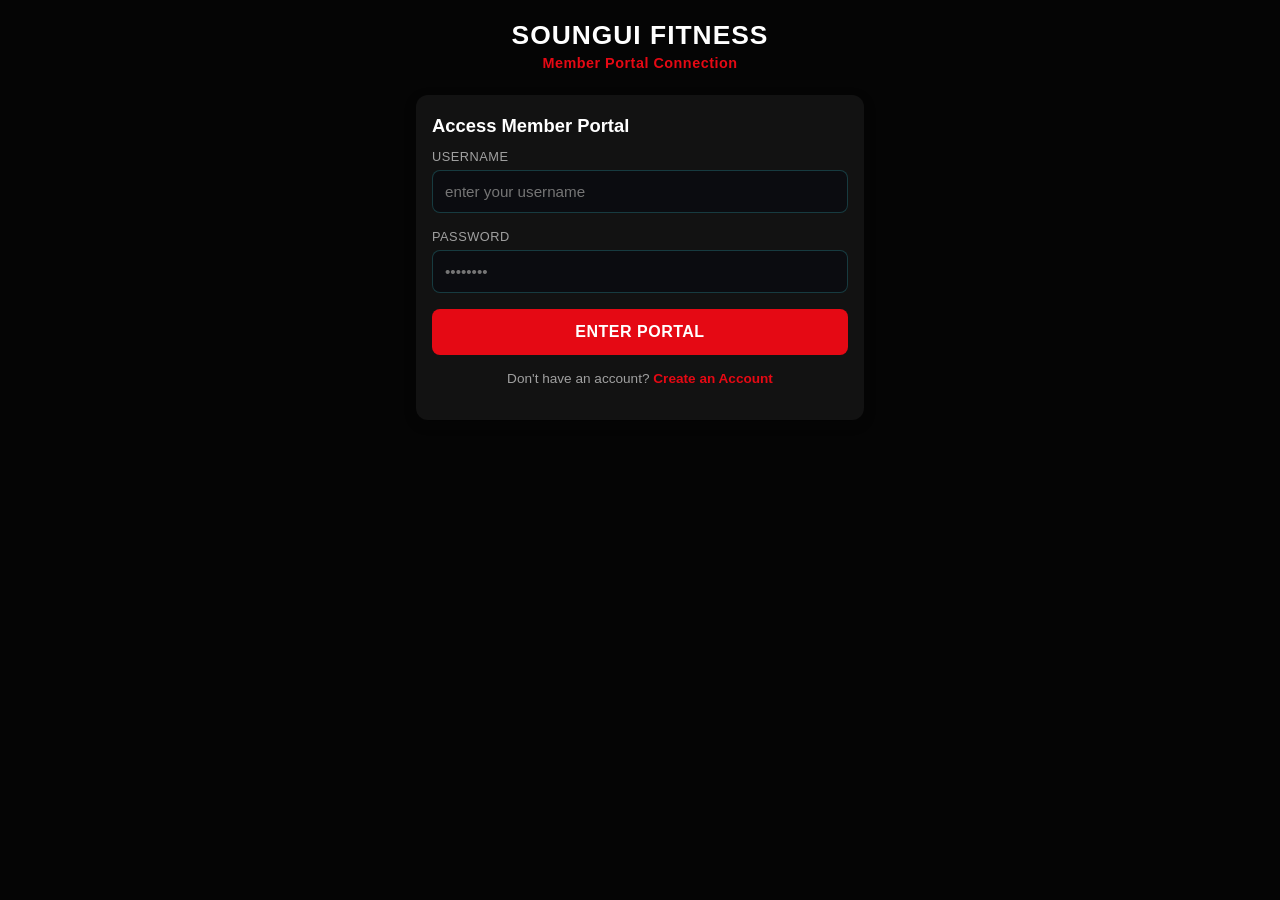
<file: index.html>
<!DOCTYPE html>
<html lang="en">
<head>
  <meta charset="UTF-8">
  <link rel="icon" type="image/png" href="logo.png">
  <link rel="apple-touch-icon" href="logo.png">
  <link rel="manifest" href="/my-gym-app/manifest.json">
  <meta name="mobile-web-app-capable" content="yes">
  <meta name="viewport" content="width=device-width, initial-scale=1.0">
  <title>Soungui</title>



  <style>
      <!-- ORIGINAL DARK THEME STYLING ARSENAL -->
    /* Isolate Google Docs & Sheets HTML from global dark-theme overrides */
  .google-formatted-wrapper {
    background-color: #ffffff !important;
    color: #000000 !important;
    padding: 20px !important;
    border-radius: 10px !important;
    overflow-x: auto !important;
    box-shadow: 0 4px 12px rgba(0, 0, 0, 0.25) !important;
    text-align: left !important;
  }

  .google-formatted-wrapper table {
    border-collapse: collapse !important;
    margin: 0 !important;
    width: auto !important;
    background: transparent !important;
  }

  .google-formatted-wrapper td,
  .google-formatted-wrapper th {
    box-sizing: border-box !important;
    line-height: 1.3 !important;
  }

  .google-formatted-wrapper img {
    max-width: 100% !important;
    height: auto !important;
    

  }
    :root {
      --bg-color: #050505;       /* Deep True Black background */
      --card-bg: #121212;        /* Dark Charcoal Black for your text cards */
      --text-color: #ffffff;     /* Crisp White for readable text */
      --text-muted: #a0a0a0;     /* Muted Grey for description subtitles */
      --accent-color: #e50914;   /* High-performance Crimson Red for your buttons & badges */
      --danger-color: #ff3333;   /* Emergency Warning Red */
      --border-color: #262626;   /* Subtle dark grey lines to separate layout blocks cleanly */
    }

    body {
      background-color: var(--bg-color);
      color: var(--text-color);
      font-family: -apple-system, BlinkMacSystemFont, "Segoe UI", Roboto, Helvetica, Arial, sans-serif;
      margin: 0;
      padding: 0;
      display: flex;
      justify-content: center;
    }

    .app-container {
      width: 100%;
      max-width: 480px;
      padding: 20px 16px;
      box-sizing: border-box;
    }

    header {
      text-align: center;
      margin-bottom: 24px;
    }

    header h1 {
      font-size: 1.65rem;
      margin: 0 0 4px 0;
      text-transform: uppercase;
      letter-spacing: 1px;
    }

    header p {
      color: var(--accent-color);
      margin: 0;
      font-size: 0.9rem;
      font-weight: 600;
      letter-spacing: 0.5px;
    }

    .card {
      background-color: var(--card-bg);
      border-radius: 12px;
      padding: 20px 16px;
      margin-bottom: 20px;
      box-shadow: 0 4px 12px rgba(0,0,0,0.3);
      box-sizing: border-box;
    }

    .card h2 {
      font-size: 1.15rem;
      margin-top: 0;
      margin-bottom: 12px;
      color: #ffffff;
    }

    .form-group {
      margin-bottom: 16px;
      text-align: left;
    }

    .form-group label {
      display: block;
      font-size: 0.8rem;
      color: var(--text-muted);
      margin-bottom: 6px;
      text-transform: uppercase;
      letter-spacing: 0.5px;
    }

    .form-group input {
      width: 100%;
      padding: 12px;
      border: 1px solid #45f3ff33;
      background-color: #0b0c10;
      color: #ffffff;
      border-radius: 8px;
      box-sizing: border-box;
      font-size: 0.95rem;
    }

    .form-group input:focus {
      outline: none;
      border-color: var(--accent-color);
    }

    .action-btn {
      width: 100%;
      padding: 14px;
      background-color: var(--accent-color);
      color: #ffffff;
      border: none;
      border-radius: 8px;
      font-size: 1rem;
      font-weight: bold;
      cursor: pointer;
      text-transform: uppercase;
      letter-spacing: 0.5px;
      transition: background 0.2s;
    }

    .action-btn:disabled {
      background-color: #444444;
      color: #888888;
      cursor: not-allowed;
    }

    /* Original Status Pass Layout */
    .profile-pass {
      background: linear-gradient(135deg, #1f2833 0%, #0b0c10 100%);
      border: 1px solid #45f3ff22;
      border-radius: 12px;
      padding: 20px;
      margin-bottom: 25px;
      text-align: left;
      position: relative;
    }

    .profile-name {
      font-size: 1.35rem;
      font-weight: bold;
      color: #ffffff;
      margin-bottom: 4px;
    }

    .profile-email {
      font-size: 0.85rem;
      color: var(--accent-color);
      margin-bottom: 14px;
    }

    .status-container {
      display: flex;
      align-items: center;
      justify-content: space-between;
      border-top: 1px solid #ffffff11;
      padding-top: 12px;
    }

    .status-label {
      font-size: 0.8rem;
      color: var(--text-muted);
    }

    .status-badge {
      display: flex;
      align-items: center;
      font-size: 0.8rem;
      font-weight: bold;
      color: var(--accent-color);
      background-color: rgba(76, 175, 80, 0.1);
      padding: 4px 10px;
      border-radius: 20px;
    }

    .status-dot {
      width: 6px;
      height: 6px;
      background-color: var(--accent-color);
      border-radius: 50%;
      margin-right: 6px;
      display: inline-block;
    }

    /* Class Booking Roster Elements */
    .class-item {
      display: flex;
      justify-content: space-between;
      align-items: center;
      padding: 12px 0;
      border-bottom: 1px solid #ffffff11;
    }

    .class-item:last-child {
      border-bottom: none;
    }

    .class-info {
      text-align: left;
    }

    .class-info h3 {
      margin: 0 0 4px 0;
      font-size: 0.95rem;
      color: #ffffff;
    }

    .class-info p {
      margin: 0;
      font-size: 0.8rem;
      color: var(--text-muted);
    }

    .book-btn {
      background-color: var(--accent-color);
      color: white;
      border: none;
      padding: 8px 16px;
      border-radius: 6px;
      font-weight: bold;
      font-size: 0.85rem;
      cursor: pointer;
    }

    .book-btn:disabled {
      background-color: #444444;
      color: #888888;
      cursor: not-allowed;
    }

    .logout-btn {
      width: 100%;
      background: transparent;
      border: 1px solid var(--danger-color);
      color: var(--danger-color);
      padding: 12px;
      border-radius: 8px;
      font-weight: bold;
      font-size: 0.9rem;
      cursor: pointer;
      margin-top: 10px;
      text-transform: uppercase;
    }

    /* 🆕 NEW NUTRITION PLAN DESIGN SYSTEM PRESETS */
    #nutrition-display h3 {
      color: var(--accent-color);
      margin-top: 16px;
      margin-bottom: 6px;
      font-size: 1.05rem;
      text-transform: uppercase;
      letter-spacing: 0.5px;
    }

    #nutrition-display p {
      margin-top: 0;
      margin-bottom: 12px;
      line-height: 1.5;
      font-size: 0.9rem;
      color: #ffffff;
    }

    #nutrition-display li {
      margin-left: 16px;
      margin-bottom: 6px;
      font-size: 0.9rem;
      line-height: 1.4;
      color: var(--text-muted);
    }

    /* Modal Overlay Specifics */
    .modal-overlay {
      display: none; 
      position: fixed; 
      top: 0; 
      left: 0; 
      width: 100%; 
      height: 100%; 
      background: rgba(0,0,0,0.75); 
      justify-content: center; 
      align-items: center; 
      z-index: 1000;
      padding: 16px;
      box-sizing: border-box;
    }

    .modal-box {
      background: #121212; 
      border: 1px solid var(--border-color);
      padding: 24px; 
      border-radius: 12px; 
      max-width: 440px; 
      width: 100%; 
      max-height: 75vh; 
      overflow-y: auto; 
      position: relative;
      box-sizing: border-box;
    }
      /* Mobile-friendly scrolling and sizing for Google Sheets & Docs */
  .google-formatted-wrapper {
    width: 100% !important;
    max-width: 100% !important;
    overflow-x: auto !important;
    -webkit-overflow-scrolling: touch !important;
  }

  
  </style>
</head>
<body>

  <div class="app-container">
    <header>
      <h1>Soungui Fitness</h1>
      <p id="auth-subtitle">Member Portal Connection</p>
    </header>

    <!-- =========================================================================
         A. AUTHENTICATION LANDING CARD (Sign In / Sign Up)
         ========================================================================= -->
    <div id="auth-card" class="card">
      <h2 id="auth-title">Access Member Portal</h2>
      
      <div id="reg-name-group" class="form-group" style="display: none;">
        <label>Full Name</label>
        <input type="text" id="user-name" placeholder="John Doe">
      </div>

      <div id="reg-email-group" class="form-group" style="display: none;">
        <label>Email Address</label>
        <input type="email" id="user-email" placeholder="johndoe@example.com">
      </div>

      <div class="form-group">
        <label>Username</label>
        <input type="text" id="user-username" placeholder="enter your username">
      </div>

      <div class="form-group">
        <label>Password</label>
        <input type="password" id="user-password" placeholder="••••••••">
      </div>

      <button id="activate-profile-btn" class="action-btn" onclick="handleAuthAction()">Enter Portal</button>
      

      <p style="margin-top: 16px; font-size: 0.85rem; color: var(--text-muted); text-align: center;">
        <span id="toggle-text">Don't have an account?</span> 
        <a href="#" id="toggle-auth-btn" onclick="toggleAuthMode(event)" style="color: var(--accent-color); font-weight: bold; text-decoration: none;">Create an Account</a>
      </p>
    </div>

    <!-- =========================================================================
         B. MEMBER LOGGED-IN DASHBOARD PANEL (Hidden on load)
         ========================================================================= -->
    <div id="dashboard-view" style="display: none;">
      
            <!-- Status Badge Pass Container -->
      <div class="profile-pass">
        <div id="display-name" class="profile-name">Loading Profile...</div>
        <div class="profile-email">Active Member</div>
        <div class="status-container">
          <span class="status-label">Membership Status</span>
          <span class="status-badge"><span class="status-dot"></span>Verified</span>
        </div>
      </div>

<!-- =========================================================================
     A. CLEANED UNIFIED DASHBOARD ACTION BUTTONS
     ========================================================================= -->
<div class="dashboard-actions-grid" style="display: flex; gap: 16px; margin: 20px 0; flex-wrap: wrap;">
  <button id="open-workout-btn" class="action-btn" onclick="openWorkoutModal()">📋 View Workout Routine</button>
  <button id="open-assessment-btn" class="action-btn" onclick="openAssessmentModal()">📊 View Fitness Assessment</button>
  <button id="open-nutrition-btn" class="action-btn" onclick="openNutritionModal()">🍏 View Nutrition Blueprint</button>
     <button id="enable-notifications-btn" onclick="requestNotificationPermission()" style="width: auto; margin: 4px auto 0 auto; padding: 8px 16px; background-color: #1f2833; border: 1px solid #45f3ff33; color: var(--text-muted); border-radius: 20px; font-size: 0.8rem; font-weight: 600; cursor: pointer;">🔔 Enable Class Reminders</button>

</div>


    <!-- =========================================================================
         F. INDIVIDUAL GYM SESSION BOOKING CARD
         ========================================================================= -->
    <div id="session-booking-section" class="card">
      <h2>Book Individual Gym Session</h2>
      <p style="font-size: 0.85rem; color: var(--text-muted); margin-top: -6px; margin-bottom: 16px;">Reserve a 1-hour open training slot below.</p>
      
            <div class="form-group">
        <label for="session-date">Select Date</label>
        <select id="session-date" style="width: 100%; padding: 12px; border: 1px solid #45f3ff33; background-color: #0b0c10; color: #ffffff; border-radius: 8px; box-sizing: border-box; font-size: 0.95rem;">
          <option value="" disabled selected>Choose a date...</option>
        </select>
      </div>


      <div class="form-group">
        <label for="session-time">Select Time Slot</label>
        <select id="session-time" style="width: 100%; padding: 12px; border: 1px solid #45f3ff33; background-color: #0b0c10; color: #ffffff; border-radius: 8px; box-sizing: border-box; font-size: 0.95rem;">
          <option value="" disabled selected>Choose an hour...</option>
          <option value="06:00">06:00 AM</option>
          <option value="07:00">07:00 AM</option>
          <option value="08:00">08:00 AM</option>
          <option value="09:00">09:00 AM</option>
          <option value="10:00">10:00 AM</option>
          <option value="11:00">11:00 AM</option>
          <option value="12:00">12:00 PM</option>
          <option value="13:00">01:00 PM</option>
           <option value="14:00">02:00 PM</option>
           <option value="15:00">03:00 PM</option>
           <option value="16:00">04:00 PM</option>
          <option value="17:00">05:00 PM</option>
          <option value="18:00">06:00 PM</option>
           <option value="19:00">07:00 PM</option>
           <option value="20:00">08:00 PM</option>
        </select>
      </div>

      <button id="book-session-btn" class="action-btn" onclick="bookIndividualSession()" style="margin-top: 8px;">Book Gym Slot</button>
    </div>
 <div id="booking-section" class="card">
    <!-- =========================================================================
         G. DAILY NUTRITION TRACKER BLOCK
         ========================================================================= -->
    <div id="nutrition-tracker-section" class="card">
      <h2>Daily Nutrition Tracker</h2>
      <p style="font-size: 0.85rem; color: var(--text-muted); margin-top: -6px; margin-bottom: 16px;">Log your daily intake to stay on top of your macro splits.</p>
      
      <div id="tracker-summary" style="display: flex; justify-content: space-between; align-items: center; background: #0b0c10; padding: 12px; border-radius: 8px; margin-bottom: 16px; border: 1px solid #45f3ff11;">
        <div>
          <span style="font-size: 0.8rem; color: var(--text-muted); display: block; text-transform: uppercase;">Logged Today</span>
          <span id="total-calories" style="font-size: 1.4rem; font-weight: bold; color: var(--text-color);">0</span> <span style="font-size: 0.85rem; color: var(--text-muted);">kcal</span>
        </div>
        <button class="action-btn" onclick="resetNutritionTracker()" style="width: auto; padding: 6px 12px; font-size: 0.8rem; background: #262626; border: 1px solid var(--border-color);">Reset Day</button>
      </div>

      <div class="form-group">
        <label for="meal-type">Meal Type</label>
        <select id="meal-type" style="width: 100%; padding: 12px; border: 1px solid #45f3ff33; background-color: #0b0c10; color: #ffffff; border-radius: 8px;">
          <option value="Breakfast">Breakfast 🍳</option>
          <option value="Lunch">Lunch 🥗</option>
          <option value="Dinner">Dinner 🥩</option>
          <option value="Snack">Snack / Shake 🍌</option>
        </select>
      </div>

      <div class="form-group" style="display: flex; gap: 12px; margin-bottom: 16px;">
        <div style="flex: 2;">
          <label for="meal-desc">Food Description</label>
          <input type="text" id="meal-desc" placeholder="e.g., Chicken breast & rice">
        </div>
        <div style="flex: 1;">
          <label for="meal-cals">Calories (kcal)</label>
          <input type="number" id="meal-cals" placeholder="e.g., 450">
        </div>
      </div>

      <button id="add-meal-btn" class="action-btn" onclick="addMealLog()">Log Food Asset</button>

      <div id="meal-log-list" style="margin-top: 16px; max-height: 180px; overflow-y: auto;">
        <!-- Logged meals will be appended here dynamically -->
      </div>
    </div>

        <!-- =========================================================================
         H. MEMBER SESSION HISTORY LOG
         ========================================================================= -->
    <div id="booking-history-section" class="card">
      <h2>Your Session History Log</h2>
      <p style="font-size: 0.85rem; color: var(--text-muted); margin-top: -6px; margin-bottom: 12px;">Review verified group classes and private gym allocations.</p>
      
      <div style="display: flex; gap: 12px; margin-bottom: 12px;">
        <div style="flex: 1; background: #0b0c10; padding: 10px; border-radius: 6px; border: 1px solid #45f3ff11; text-align: center;">
          <span style="font-size: 0.75rem; color: var(--text-muted); display: block; text-transform: uppercase;">Group Classes</span>
          <span id="group-count" style="font-size: 1.2rem; font-weight: bold; color: #28a745;">0</span>
        </div>
        <div style="flex: 1; background: #0b0c10; padding: 10px; border-radius: 6px; border: 1px solid #45f3ff11; text-align: center;">
          <span style="font-size: 0.75rem; color: var(--text-muted); display: block; text-transform: uppercase;">Private Slots</span>
          <span id="individual-count" style="font-size: 1.2rem; font-weight: bold; color: var(--accent-color);">0</span>
        </div>
      </div>

      <div id="history-log-display" style="display: flex; flex-direction: column; gap: 8px; max-height: 200px; overflow-y: auto;">
        <p class="empty-text" style="color: var(--text-muted); font-size: 0.9rem; text-align: center; padding: 10px 0;">No sessions recorded for this profile yet.</p>
      </div>
    </div>

     
    
  <h2>Book Gym Classes</h2>
  
  <div class="class-item">
    <div class="class-info">
      <h3>HIIT Built to Last Strength</h3>
      <p>Tuesday • 06:00 PM • High Intensity</p>
    </div>
    <button class="book-btn">Book</button>
  </div>

  <div class="class-item">
    <div class="class-info">
      <h3>HIIT Women's Wednesday</h3>
      <p>Wednesday • 06:30 PM • High Intensity</p>
    </div>
    <button class="book-btn">Book</button>
  </div>

  <div class="class-item">
    <div class="class-info">
      <h3>HIIT Lean Body Shred</h3>
      <p>Thursday • 06:00 PM • High Intensity</p>
    </div>
    <button class="book-btn">Book</button>
  </div>

  <div class="class-item">
    <div class="class-info">
      <h3>Super Strength Saturday</h3>
      <p>Saturday • 11:00 AM • Strength Focus</p>
    </div>
    <button class="book-btn">Book</button>
  </div>
</div>


            <button class="logout-btn" onclick="secureLogout()">Log Out Account</button>

      <div style="margin-top: 24px; padding-top: 16px; border-top: 1px solid var(--border-color); text-align: center;">
        <a href="privacy.html" style="color: var(--text-muted); font-size: 0.8rem; text-decoration: underline; display: block; margin-bottom: 12px;">Privacy Policy</a>
        <button id="delete-account-btn" onclick="deleteMemberAccount()" style="background: none; border: none; color: #777777; font-size: 0.78rem; text-decoration: underline; cursor: pointer;">Delete Account &amp; Data</button>
      </div>


    </div> <!-- End Dashboard View -->

  </div> <!-- End App Container -->

      <!-- =========================================================================
         🍏 UNIFIED POP-UP STREAMING MODAL WINDOW LAYOUTS
         ========================================================================= -->

    <!-- 1. WORKOUT ROUTINE STREAM MODAL LAYER -->
    <div id="workout-modal" class="modal-overlay" style="display: none;">
      <div class="modal-box">
        <button onclick="closeWorkoutModal()" style="position: absolute; top: 12px; right: 16px; background: none; border: none; font-size: 1.5rem; color: var(--text-muted); cursor: pointer; font-weight: bold;">&times;</button>
        <h2 style="margin-top: 0; margin-bottom: 8px; font-size: 1.3rem; border-bottom: 1px solid var(--border-color); padding-bottom: 12px;">Your Training Matrix</h2>
        
        <!-- DATA TARGET: Google Docs content will stream straight into here -->
        <div id="workout-modal-display"></div>
      </div>
    </div>

    <!-- 2. FITNESS ASSESSMENT STREAM MODAL LAYER -->
    <div id="assessment-modal" class="modal-overlay" style="display: none;">
      <div class="modal-box">
        <button onclick="closeAssessmentModal()" style="position: absolute; top: 12px; right: 16px; background: none; border: none; font-size: 1.5rem; color: var(--text-muted); cursor: pointer; font-weight: bold;">&times;</button>
        <h2 style="margin-top: 0; margin-bottom: 8px; font-size: 1.3rem; border-bottom: 1px solid var(--border-color); padding-bottom: 12px;">Biometric Assessment History</h2>
        
        <!-- DATA TARGET: Google Docs content will stream straight into here -->
        <div id="assessment-modal-display"></div>
      </div>
    </div>

    <!-- 3. NUTRITION BLUEPRINT STREAM MODAL LAYER -->
    <div id="nutrition-modal" class="modal-overlay" style="display: none;">
      <div class="modal-box">
        <button onclick="closeNutritionModal()" style="position: absolute; top: 12px; right: 16px; background: none; border: none; font-size: 1.5rem; color: var(--text-muted); cursor: pointer; font-weight: bold;">&times;</button>
        <h2 style="margin-top: 0; margin-bottom: 8px; font-size: 1.3rem; border-bottom: 1px solid var(--border-color); padding-bottom: 12px;">Nutrition Guidelines</h2>
        
        <!-- DATA TARGET: Google Docs content will stream straight into here -->
        <div id="nutrition-modal-display"></div>
      </div>
    </div>

  <!-- 🔑 THE CRITICAL HOOKS THAT TELL THE BROWSER TO CLOSE SECURELY -->
  <script src="app.js"></script>

    <script>
    if ('serviceWorker' in navigator) {
      window.addEventListener('load', () => {
        navigator.serviceWorker.register('/my-gym-app/sw.js')
          .then(reg => console.log('Service Worker registered:', reg.scope))
          .catch(err => console.warn('Service Worker failed:', err));
      });
    }
  </script>

  
</body>
</html>
</file>
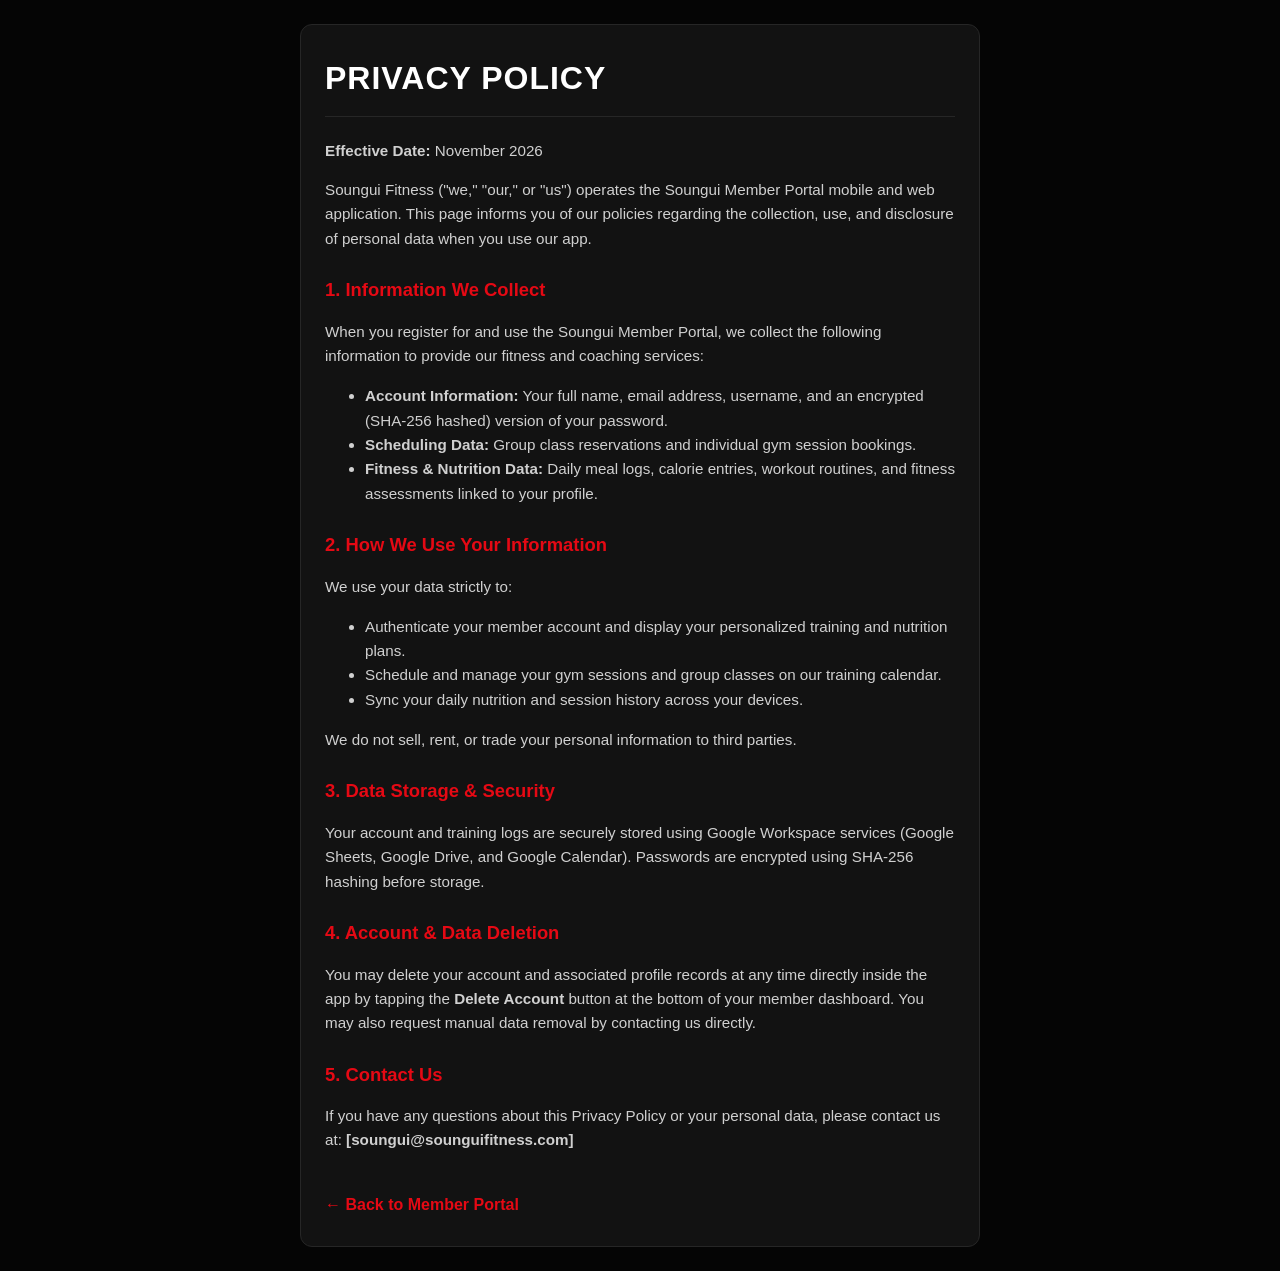
<file: privacy.html>
<!DOCTYPE html>
<html lang="en">
<head>
  <meta charset="UTF-8">
  <meta name="viewport" content="width=device-width, initial-scale=1.0">
  <title>Privacy Policy - Soungui Fitness</title>
  <style>
    body {
      background-color: #050505;
      color: #ffffff;
      font-family: -apple-system, BlinkMacSystemFont, "Segoe UI", Roboto, Helvetica, Arial, sans-serif;
      margin: 0;
      padding: 24px 16px;
      display: flex;
      justify-content: center;
      line-height: 1.6;
    }
    .container {
      width: 100%;
      max-width: 680px;
      background-color: #121212;
      border: 1px solid #262626;
      border-radius: 12px;
      padding: 28px 24px;
      box-sizing: border-box;
    }
    h1 {
      color: #ffffff;
      text-transform: uppercase;
      letter-spacing: 1px;
      margin-top: 0;
      border-bottom: 1px solid #262626;
      padding-bottom: 12px;
    }
    h2 {
      color: #e50914;
      font-size: 1.15rem;
      margin-top: 24px;
      margin-bottom: 8px;
    }
    p, li {
      color: #d0d0d0;
      font-size: 0.95rem;
    }
    .back-link {
      display: inline-block;
      margin-top: 24px;
      color: #e50914;
      text-decoration: none;
      font-weight: bold;
    }
  </style>
</head>
<body>
  <div class="container">
    <h1>Privacy Policy</h1>
    <p><strong>Effective Date:</strong> November 2026</p>
    <p>Soungui Fitness ("we," "our," or "us") operates the Soungui Member Portal mobile and web application. This page informs you of our policies regarding the collection, use, and disclosure of personal data when you use our app.</p>

    <h2>1. Information We Collect</h2>
    <p>When you register for and use the Soungui Member Portal, we collect the following information to provide our fitness and coaching services:</p>
    <ul>
      <li><strong>Account Information:</strong> Your full name, email address, username, and an encrypted (SHA-256 hashed) version of your password.</li>
      <li><strong>Scheduling Data:</strong> Group class reservations and individual gym session bookings.</li>
      <li><strong>Fitness & Nutrition Data:</strong> Daily meal logs, calorie entries, workout routines, and fitness assessments linked to your profile.</li>
    </ul>

    <h2>2. How We Use Your Information</h2>
    <p>We use your data strictly to:</p>
    <ul>
      <li>Authenticate your member account and display your personalized training and nutrition plans.</li>
      <li>Schedule and manage your gym sessions and group classes on our training calendar.</li>
      <li>Sync your daily nutrition and session history across your devices.</li>
    </ul>
    <p>We do not sell, rent, or trade your personal information to third parties.</p>

    <h2>3. Data Storage & Security</h2>
    <p>Your account and training logs are securely stored using Google Workspace services (Google Sheets, Google Drive, and Google Calendar). Passwords are encrypted using SHA-256 hashing before storage.</p>

    <h2>4. Account & Data Deletion</h2>
    <p>You may delete your account and associated profile records at any time directly inside the app by tapping the <strong>Delete Account</strong> button at the bottom of your member dashboard. You may also request manual data removal by contacting us directly.</p>

    <h2>5. Contact Us</h2>
    <p>If you have any questions about this Privacy Policy or your personal data, please contact us at: <strong>[soungui@sounguifitness.com]</strong></p>

    <a href="index.html" class="back-link">&larr; Back to Member Portal</a>
  </div>
</body>
</html>
</file>
